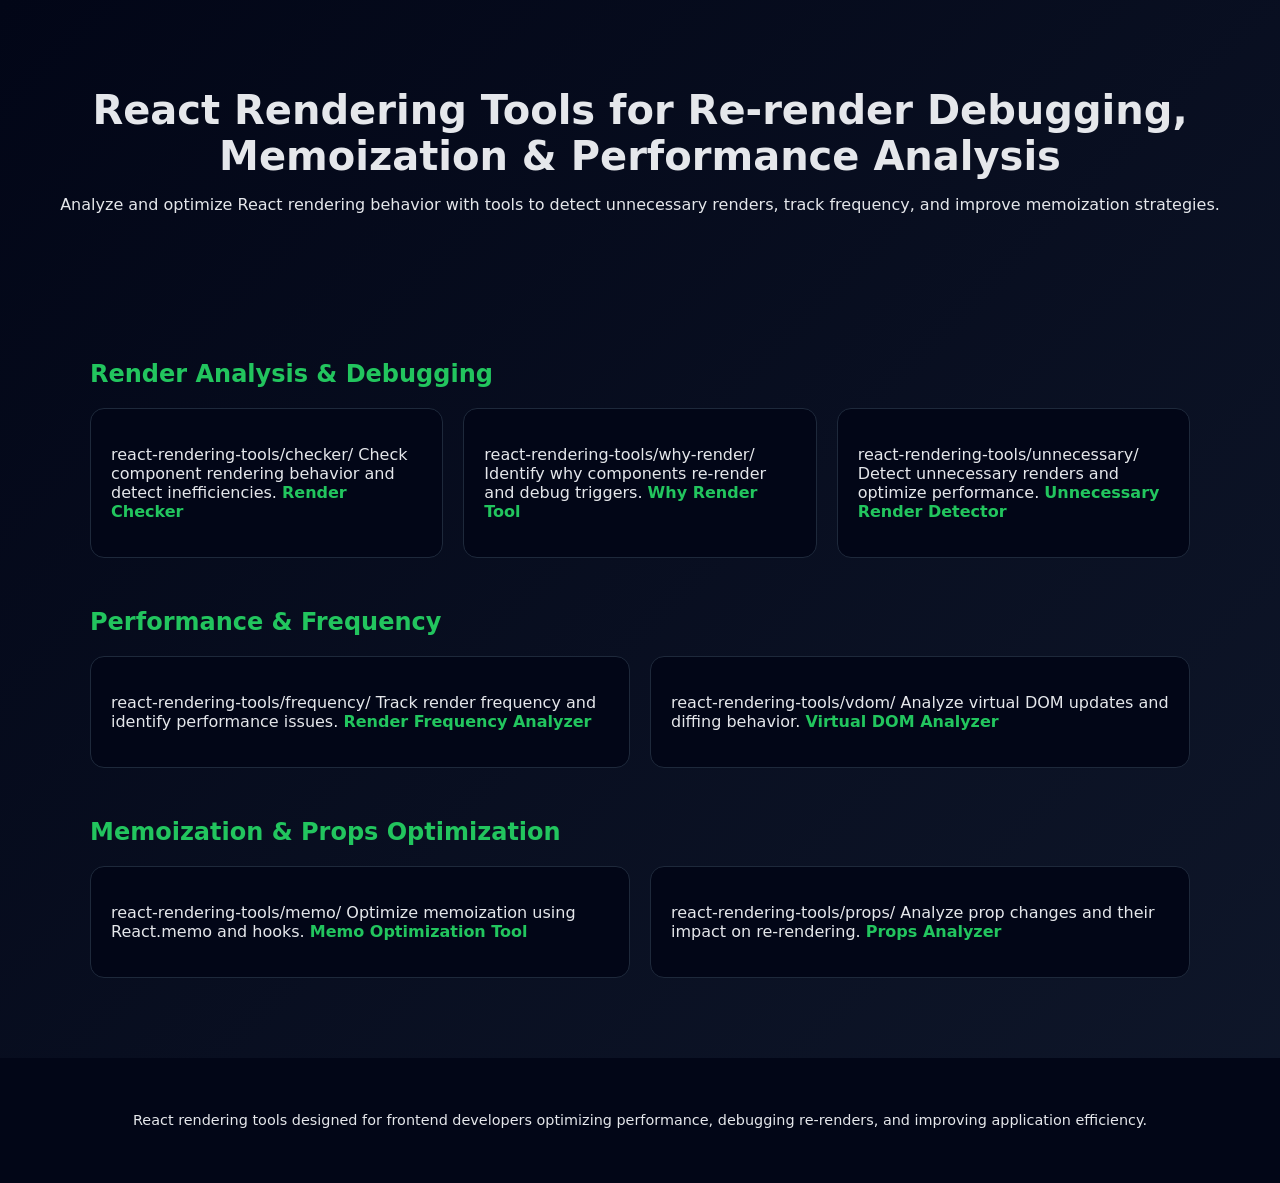
<file: index.html>
<!DOCTYPE html>
<html lang="en">
<head>
<meta charset="UTF-8">
<meta name="viewport" content="width=device-width, initial-scale=1.0">

<title>React Rendering Tools – Re-render Analysis, Memo Optimization & Virtual DOM Debugging</title>

<meta name="description" content="Advanced React rendering tools to analyze re-render frequency, detect unnecessary renders, optimize memo usage, and debug virtual DOM behavior.">

<meta name="keywords" content="react rendering tools, react rerender analyzer, react memo optimization, why did this render react, virtual dom debug react, unnecessary renders react">

<meta name="google-site-verification" content="PkLa_ViOo6FAHpvh8SacceMb95o9tePRdrqLNBz9X1M" />

<style>
body {
    margin: 0;
    font-family: system-ui, Arial, sans-serif;
    background: linear-gradient(135deg, #020617, #0f172a);
    color: #e5e7eb;
}

header {
    text-align: center;
    padding: 60px 20px;
}

h1 {
    font-size: 2.5rem;
    margin-bottom: 10px;
}

h2 {
    margin-top: 50px;
    color: #22c55e;
}

main {
    max-width: 1100px;
    margin: auto;
    padding: 20px;
}

.grid {
    display: grid;
    grid-template-columns: repeat(auto-fit, minmax(260px, 1fr));
    gap: 20px;
    margin-top: 20px;
}

.card {
    background: #020617;
    border: 1px solid #1e293b;
    border-radius: 14px;
    padding: 20px;
    transition: 0.3s ease;
}

.card:hover {
    transform: translateY(-5px);
    border-color: #22c55e;
}

.card a {
    color: #22c55e;
    font-weight: bold;
    text-decoration: none;
}

.card a:hover {
    text-decoration: underline;
}

footer {
    text-align: center;
    padding: 40px;
    margin-top: 60px;
    background: #020617;
    font-size: 0.9rem;
}
</style>

</head>

<body>

<header>
<h1>React Rendering Tools for Re-render Debugging, Memoization & Performance Analysis</h1>
<p>Analyze and optimize React rendering behavior with tools to detect unnecessary renders, track frequency, and improve memoization strategies.</p>
</header>

<main>

<section>
<h2>Render Analysis & Debugging</h2>

<div class="grid">

<div class="card">
<p>
react-rendering-tools/checker/
Check component rendering behavior and detect inefficiencies.
<a href="react-rendering-tools/checker/">Render Checker</a>
</p>
</div>

<div class="card">
<p>
react-rendering-tools/why-render/
Identify why components re-render and debug triggers.
<a href="react-rendering-tools/why-render/">Why Render Tool</a>
</p>
</div>

<div class="card">
<p>
react-rendering-tools/unnecessary/
Detect unnecessary renders and optimize performance.
<a href="react-rendering-tools/unnecessary/">Unnecessary Render Detector</a>
</p>
</div>

</div>

</section>

<section>
<h2>Performance & Frequency</h2>

<div class="grid">

<div class="card">
<p>
react-rendering-tools/frequency/
Track render frequency and identify performance issues.
<a href="react-rendering-tools/frequency/">Render Frequency Analyzer</a>
</p>
</div>

<div class="card">
<p>
react-rendering-tools/vdom/
Analyze virtual DOM updates and diffing behavior.
<a href="react-rendering-tools/vdom/">Virtual DOM Analyzer</a>
</p>
</div>

</div>

</section>

<section>
<h2>Memoization & Props Optimization</h2>

<div class="grid">

<div class="card">
<p>
react-rendering-tools/memo/
Optimize memoization using React.memo and hooks.
<a href="react-rendering-tools/memo/">Memo Optimization Tool</a>
</p>
</div>

<div class="card">
<p>
react-rendering-tools/props/
Analyze prop changes and their impact on re-rendering.
<a href="react-rendering-tools/props/">Props Analyzer</a>
</p>
</div>

</div>

</section>

</main>

<footer>
<p>React rendering tools designed for frontend developers optimizing performance, debugging re-renders, and improving application efficiency.</p>
</footer>

</body>
</html>
</file>
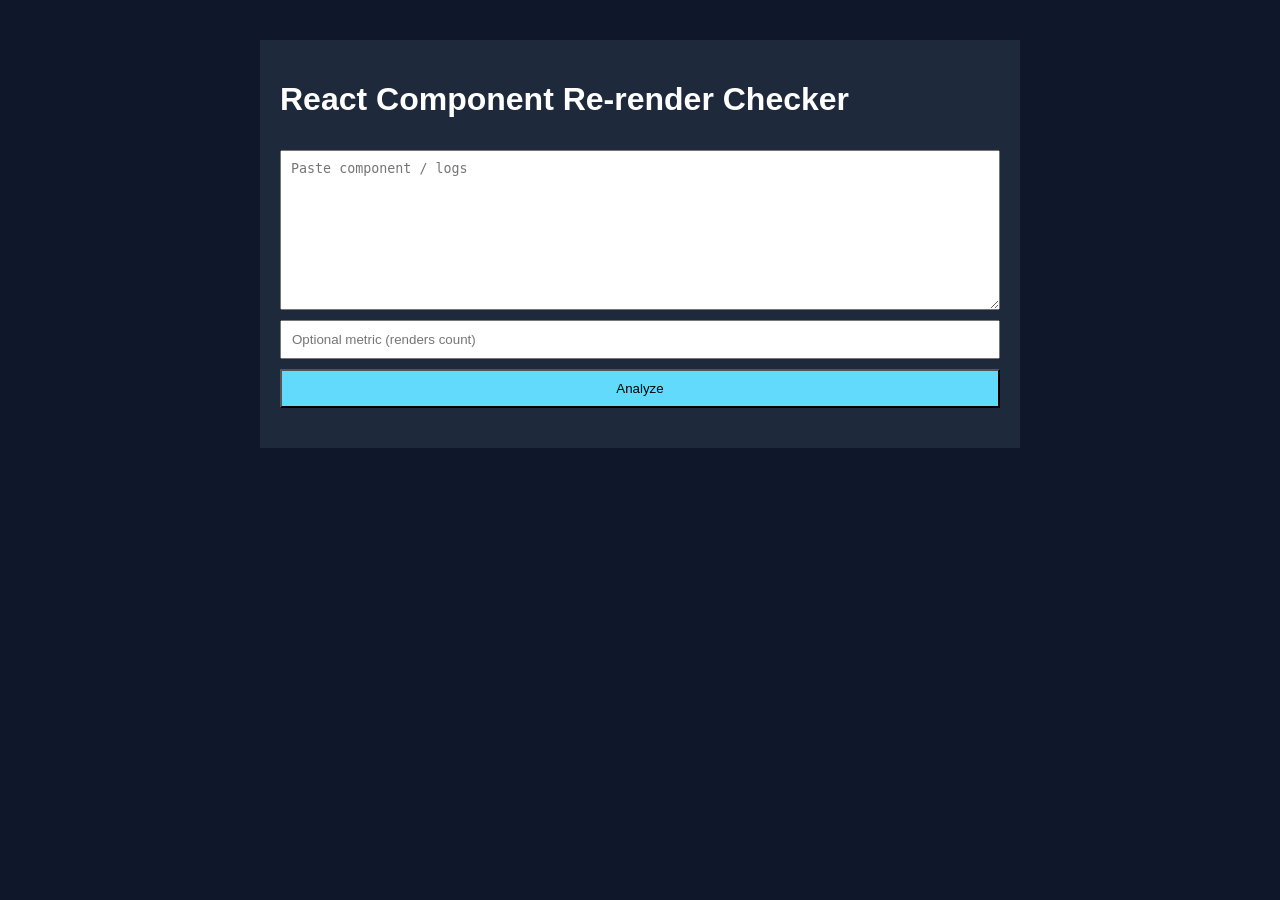
<file: checker/index.html>
<html>
<head>
<meta charset='UTF-8'>
<title>React Component Re-render Checker</title>
<meta name='viewport' content='width=device-width, initial-scale=1.0'>
<link rel='stylesheet' href='styles.css'>
</head>
<body>
<div class='container'>
<h1>React Component Re-render Checker</h1>
<textarea id='input' placeholder='Paste component / logs'></textarea>
<input id='value' placeholder='Optional metric (renders count)'>
<button onclick='run()'>Analyze</button>
<div id='res' class='result'></div>
</div>
<script src='script.js'></script>
</body>
</html>
</file>
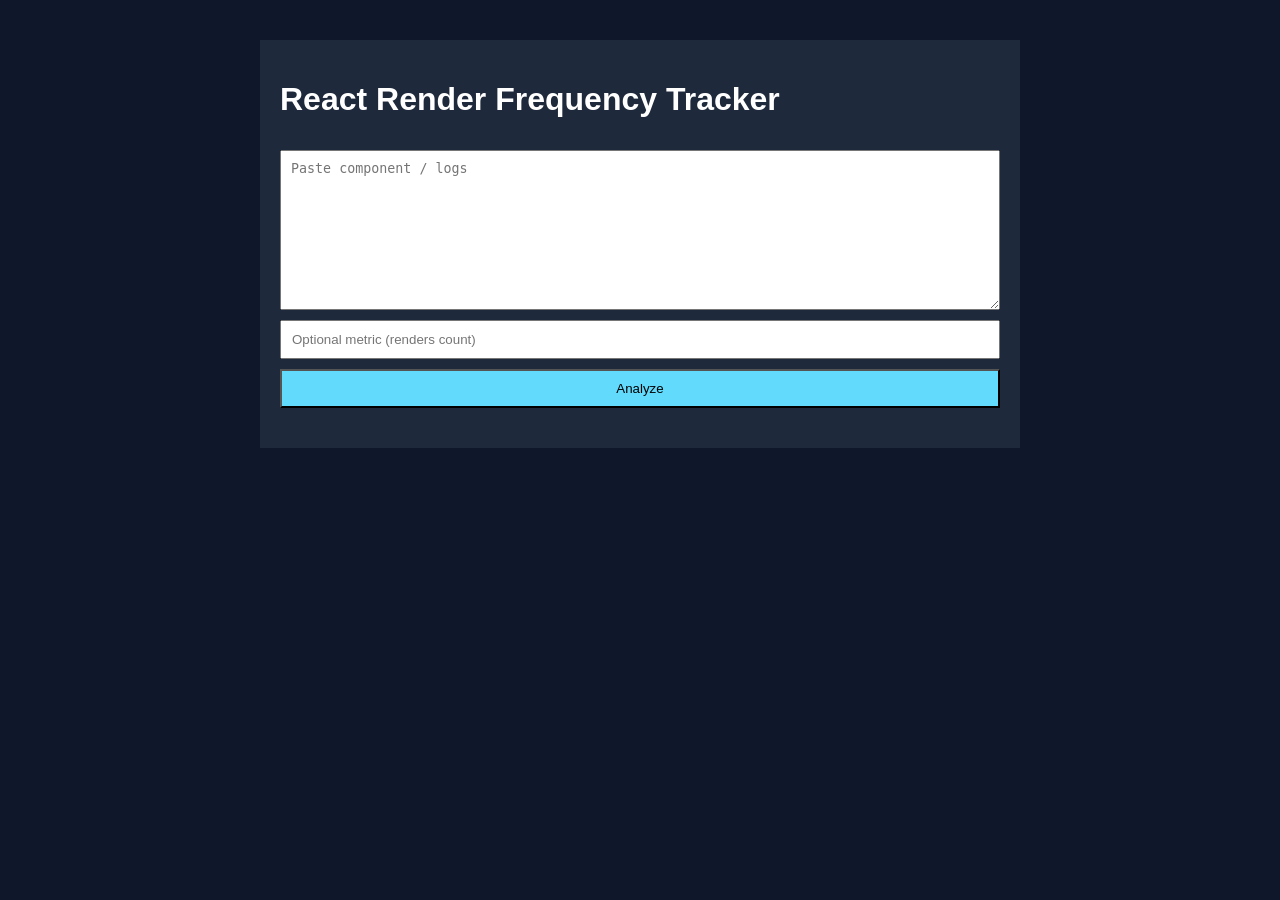
<file: frequency/index.html>
<html>
<head>
<meta charset='UTF-8'>
<title>React Render Frequency Tracker</title>
<meta name='viewport' content='width=device-width, initial-scale=1.0'>
<link rel='stylesheet' href='styles.css'>
</head>
<body>
<div class='container'>
<h1>React Render Frequency Tracker</h1>
<textarea id='input' placeholder='Paste component / logs'></textarea>
<input id='value' placeholder='Optional metric (renders count)'>
<button onclick='run()'>Analyze</button>
<div id='res' class='result'></div>
</div>
<script src='script.js'></script>
</body>
</html>
</file>
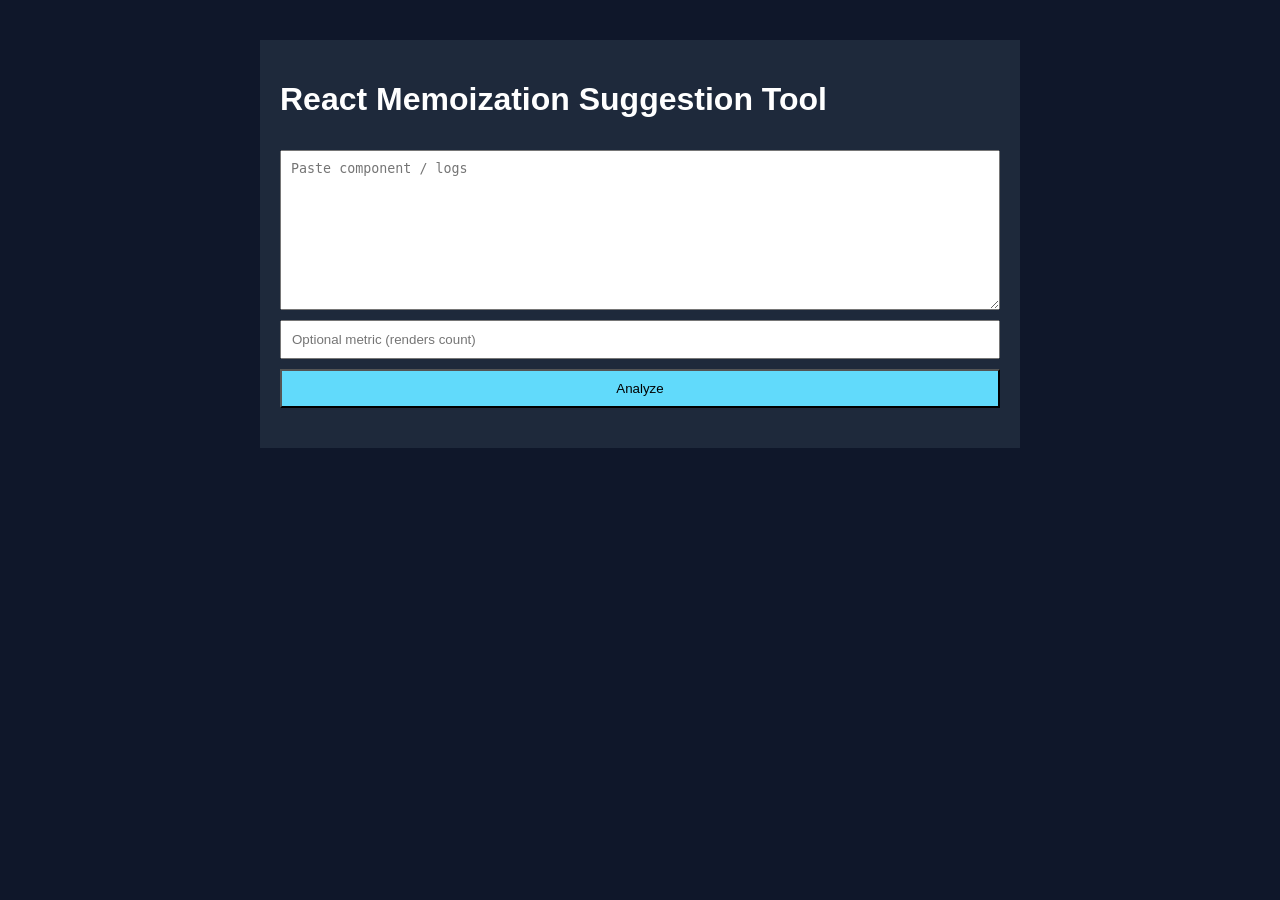
<file: memo/index.html>
<html>
<head>
<meta charset='UTF-8'>
<title>React Memoization Suggestion Tool</title>
<meta name='viewport' content='width=device-width, initial-scale=1.0'>
<link rel='stylesheet' href='styles.css'>
</head>
<body>
<div class='container'>
<h1>React Memoization Suggestion Tool</h1>
<textarea id='input' placeholder='Paste component / logs'></textarea>
<input id='value' placeholder='Optional metric (renders count)'>
<button onclick='run()'>Analyze</button>
<div id='res' class='result'></div>
</div>
<script src='script.js'></script>
</body>
</html>
</file>
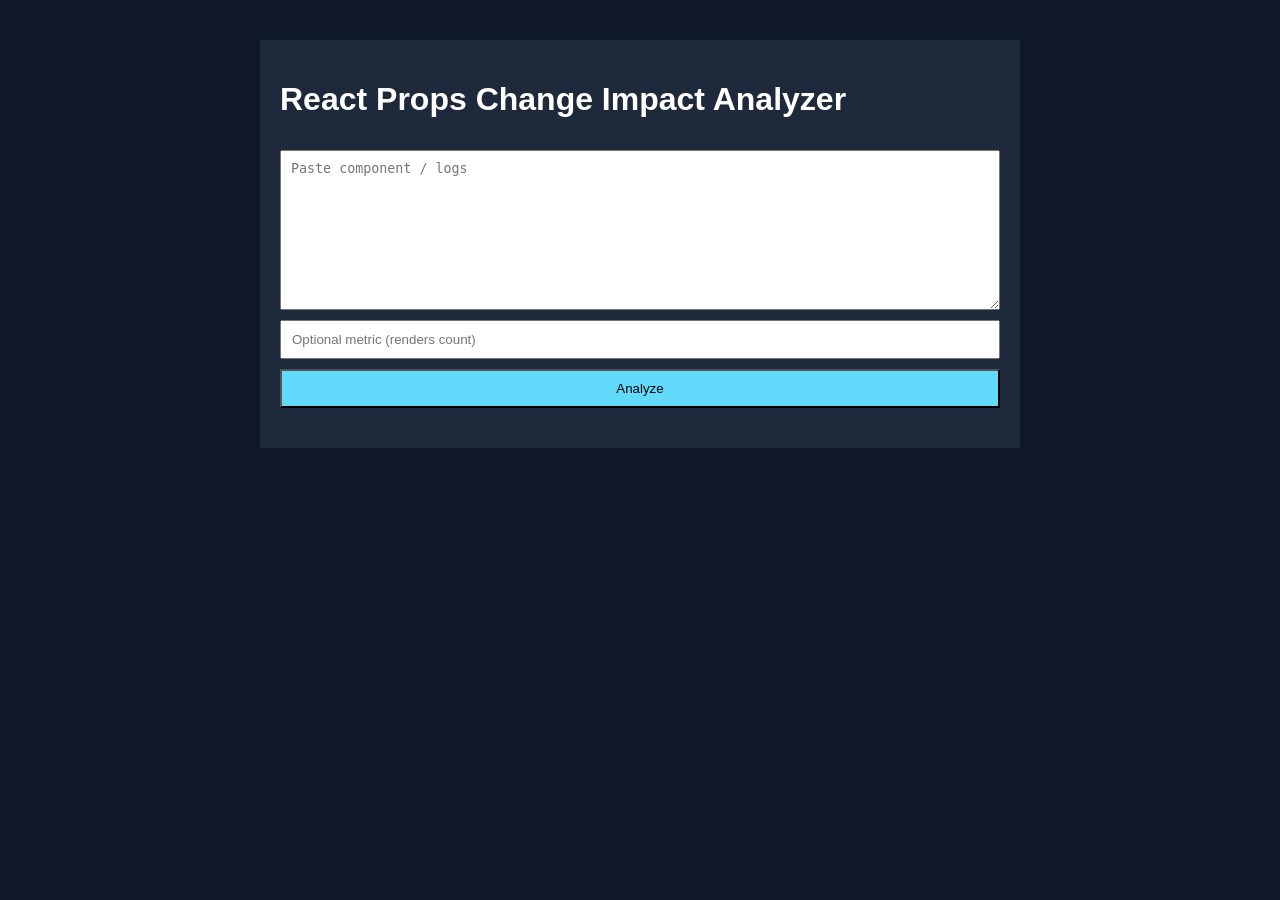
<file: props/index.html>
<html>
<head>
<meta charset='UTF-8'>
<title>React Props Change Impact Analyzer</title>
<meta name='viewport' content='width=device-width, initial-scale=1.0'>
<link rel='stylesheet' href='styles.css'>
</head>
<body>
<div class='container'>
<h1>React Props Change Impact Analyzer</h1>
<textarea id='input' placeholder='Paste component / logs'></textarea>
<input id='value' placeholder='Optional metric (renders count)'>
<button onclick='run()'>Analyze</button>
<div id='res' class='result'></div>
</div>
<script src='script.js'></script>
</body>
</html>
</file>
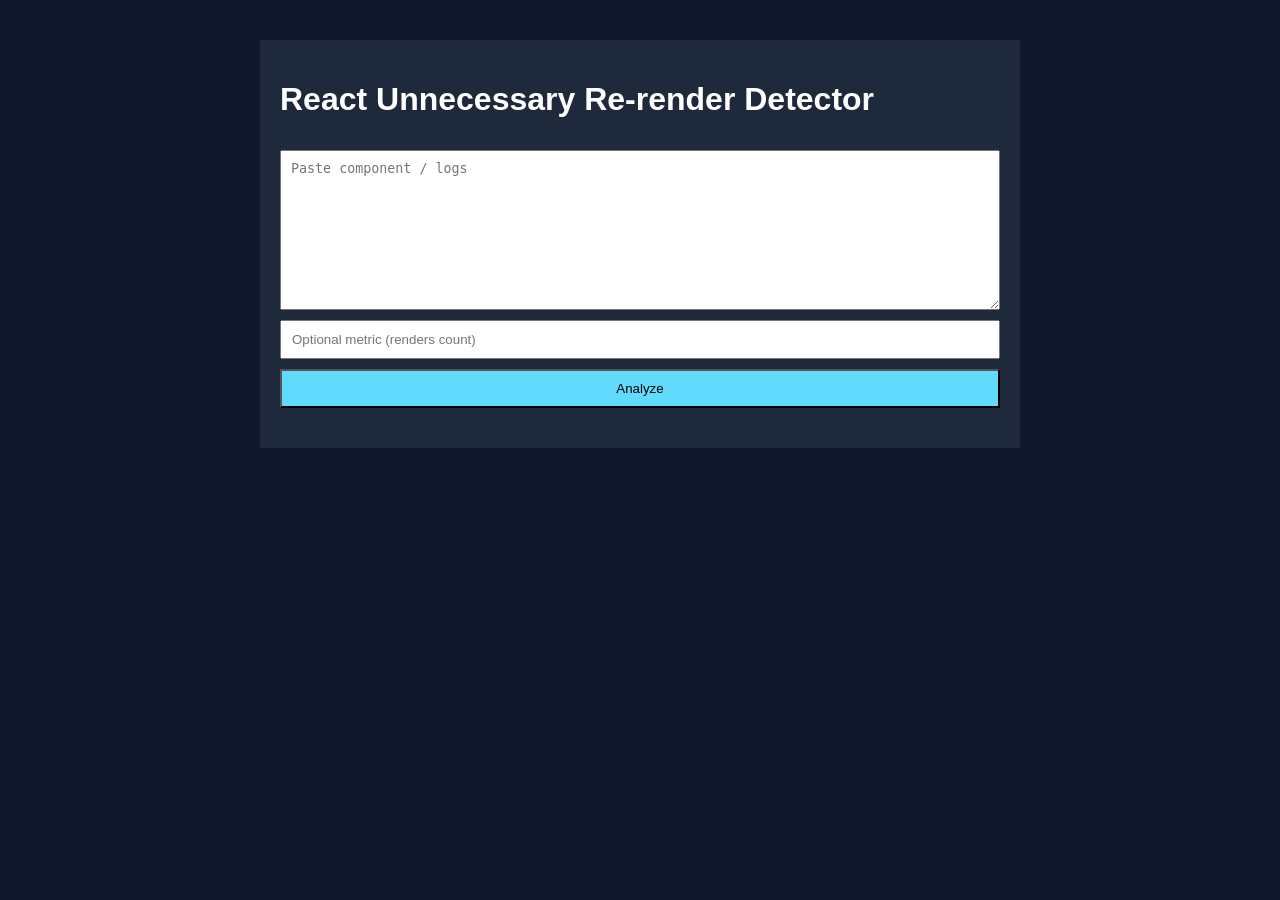
<file: unnecessary/index.html>
<html>
<head>
<meta charset='UTF-8'>
<title>React Unnecessary Re-render Detector</title>
<meta name='viewport' content='width=device-width, initial-scale=1.0'>
<link rel='stylesheet' href='styles.css'>
</head>
<body>
<div class='container'>
<h1>React Unnecessary Re-render Detector</h1>
<textarea id='input' placeholder='Paste component / logs'></textarea>
<input id='value' placeholder='Optional metric (renders count)'>
<button onclick='run()'>Analyze</button>
<div id='res' class='result'></div>
</div>
<script src='script.js'></script>
</body>
</html>
</file>
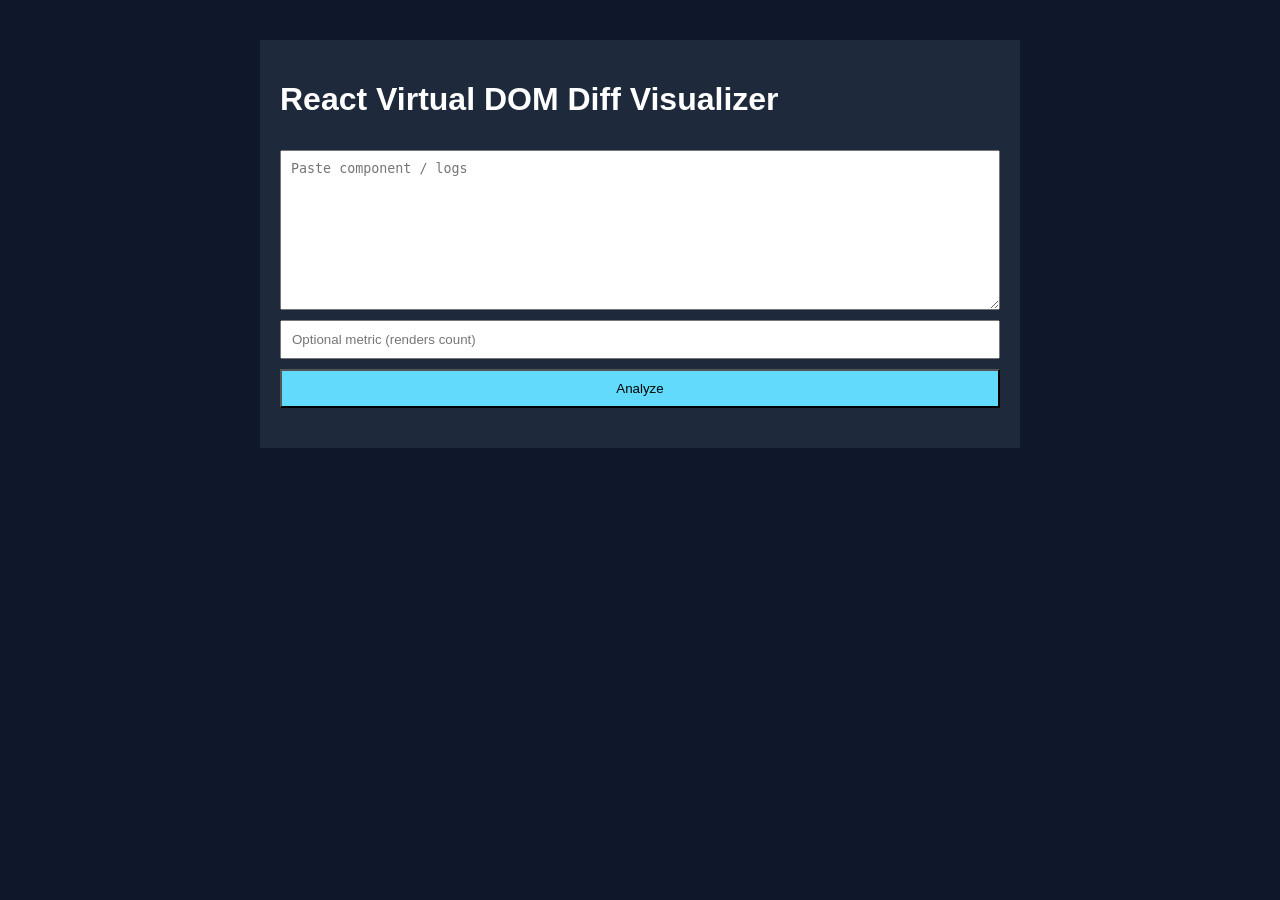
<file: vdom/index.html>
<html>
<head>
<meta charset='UTF-8'>
<title>React Virtual DOM Diff Visualizer</title>
<meta name='viewport' content='width=device-width, initial-scale=1.0'>
<link rel='stylesheet' href='styles.css'>
</head>
<body>
<div class='container'>
<h1>React Virtual DOM Diff Visualizer</h1>
<textarea id='input' placeholder='Paste component / logs'></textarea>
<input id='value' placeholder='Optional metric (renders count)'>
<button onclick='run()'>Analyze</button>
<div id='res' class='result'></div>
</div>
<script src='script.js'></script>
</body>
</html>
</file>
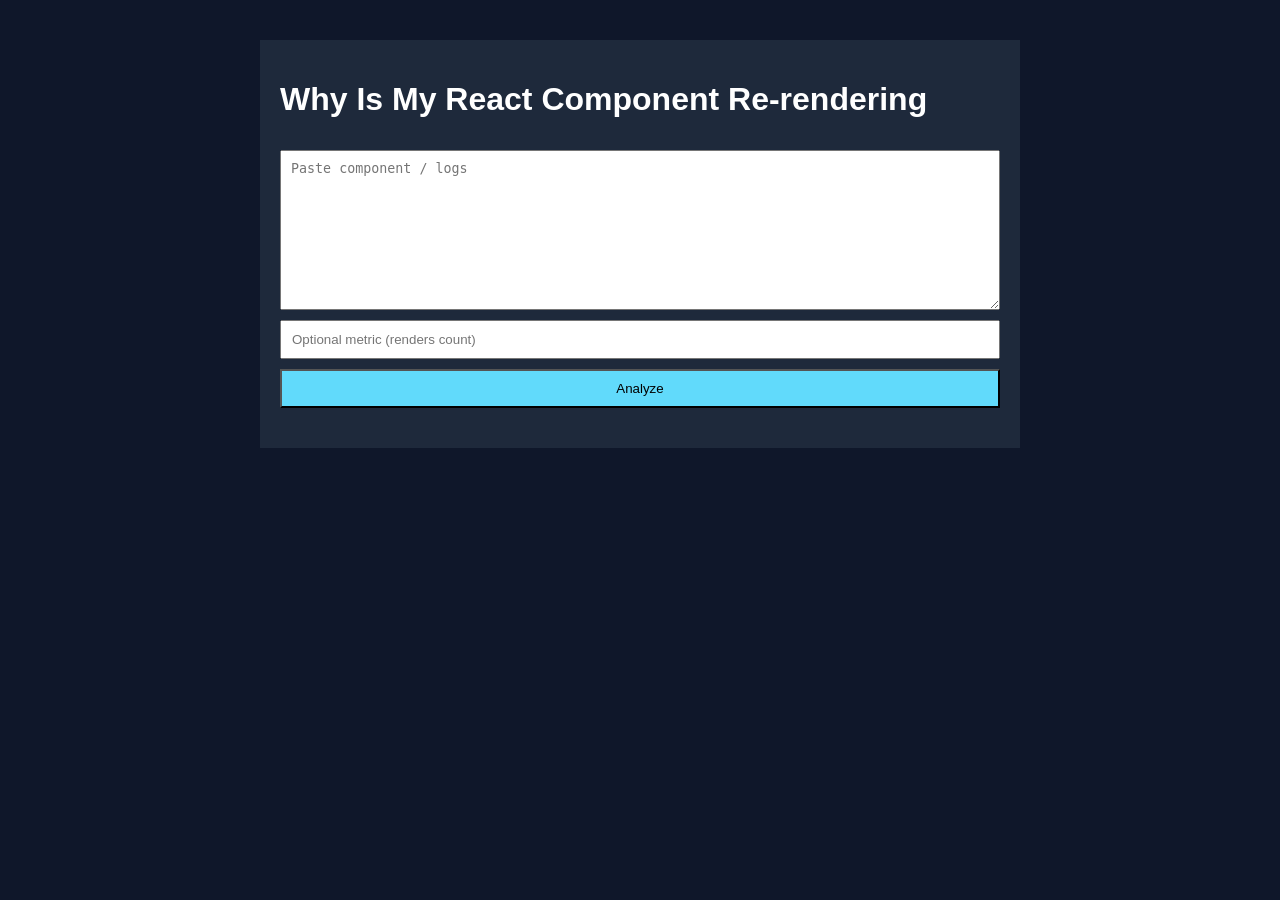
<file: why-render/index.html>
<html>
<head>
<meta charset='UTF-8'>
<title>Why Is My React Component Re-rendering</title>
<meta name='viewport' content='width=device-width, initial-scale=1.0'>
<link rel='stylesheet' href='styles.css'>
</head>
<body>
<div class='container'>
<h1>Why Is My React Component Re-rendering</h1>
<textarea id='input' placeholder='Paste component / logs'></textarea>
<input id='value' placeholder='Optional metric (renders count)'>
<button onclick='run()'>Analyze</button>
<div id='res' class='result'></div>
</div>
<script src='script.js'></script>
</body>
</html>
</file>
<file: checker/styles.css>
body{font-family:Arial;background:#0f172a;color:#fff}.container{max-width:720px;margin:40px auto;padding:20px;background:#1e293b}textarea,input{width:100%;margin-top:10px;padding:10px}textarea{height:160px}button{margin-top:10px;width:100%;padding:10px;background:#61dafb;color:#000}.result{margin-top:20px;white-space:pre-wrap}
</file>
<file: frequency/styles.css>
body{font-family:Arial;background:#0f172a;color:#fff}.container{max-width:720px;margin:40px auto;padding:20px;background:#1e293b}textarea,input{width:100%;margin-top:10px;padding:10px}textarea{height:160px}button{margin-top:10px;width:100%;padding:10px;background:#61dafb;color:#000}.result{margin-top:20px;white-space:pre-wrap}
</file>
<file: memo/styles.css>
body{font-family:Arial;background:#0f172a;color:#fff}.container{max-width:720px;margin:40px auto;padding:20px;background:#1e293b}textarea,input{width:100%;margin-top:10px;padding:10px}textarea{height:160px}button{margin-top:10px;width:100%;padding:10px;background:#61dafb;color:#000}.result{margin-top:20px;white-space:pre-wrap}
</file>
<file: props/styles.css>
body{font-family:Arial;background:#0f172a;color:#fff}.container{max-width:720px;margin:40px auto;padding:20px;background:#1e293b}textarea,input{width:100%;margin-top:10px;padding:10px}textarea{height:160px}button{margin-top:10px;width:100%;padding:10px;background:#61dafb;color:#000}.result{margin-top:20px;white-space:pre-wrap}
</file>
<file: unnecessary/styles.css>
body{font-family:Arial;background:#0f172a;color:#fff}.container{max-width:720px;margin:40px auto;padding:20px;background:#1e293b}textarea,input{width:100%;margin-top:10px;padding:10px}textarea{height:160px}button{margin-top:10px;width:100%;padding:10px;background:#61dafb;color:#000}.result{margin-top:20px;white-space:pre-wrap}
</file>
<file: vdom/styles.css>
body{font-family:Arial;background:#0f172a;color:#fff}.container{max-width:720px;margin:40px auto;padding:20px;background:#1e293b}textarea,input{width:100%;margin-top:10px;padding:10px}textarea{height:160px}button{margin-top:10px;width:100%;padding:10px;background:#61dafb;color:#000}.result{margin-top:20px;white-space:pre-wrap}
</file>
<file: why-render/styles.css>
body{font-family:Arial;background:#0f172a;color:#fff}.container{max-width:720px;margin:40px auto;padding:20px;background:#1e293b}textarea,input{width:100%;margin-top:10px;padding:10px}textarea{height:160px}button{margin-top:10px;width:100%;padding:10px;background:#61dafb;color:#000}.result{margin-top:20px;white-space:pre-wrap}
</file>
